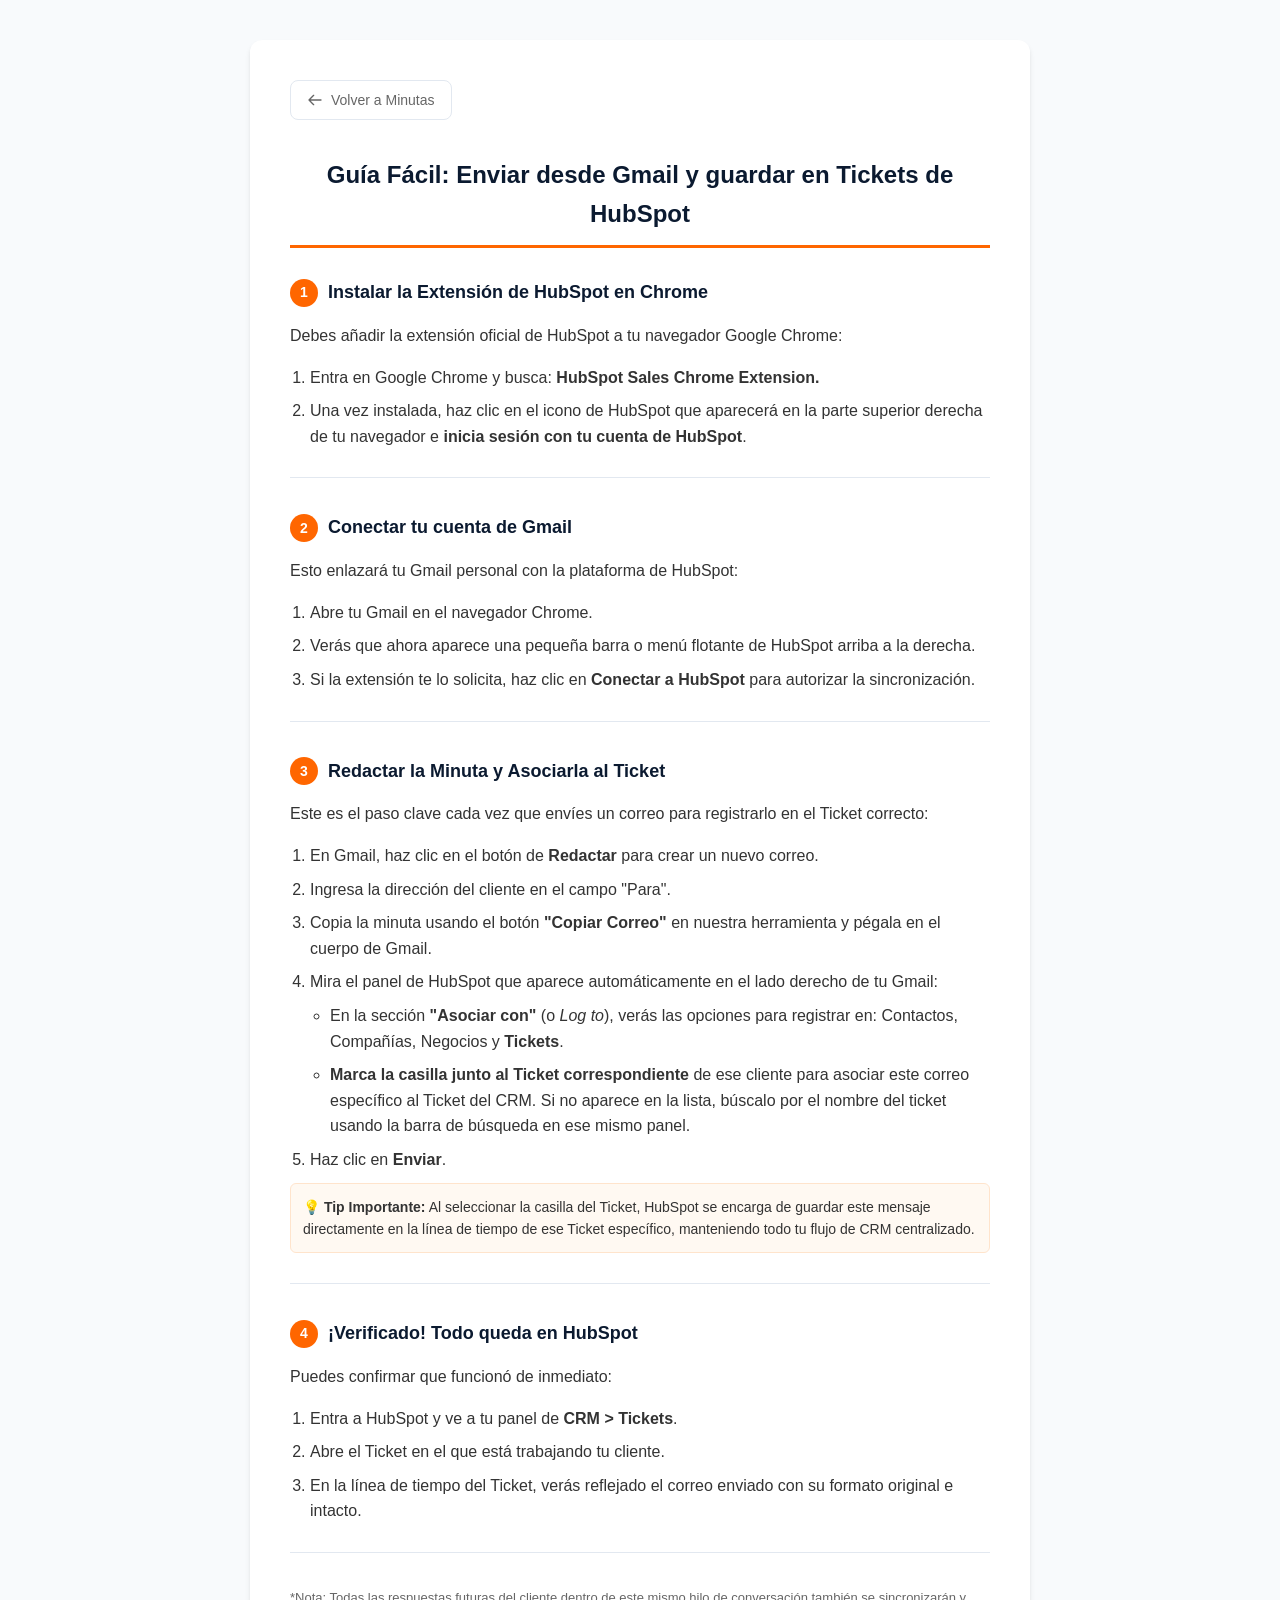
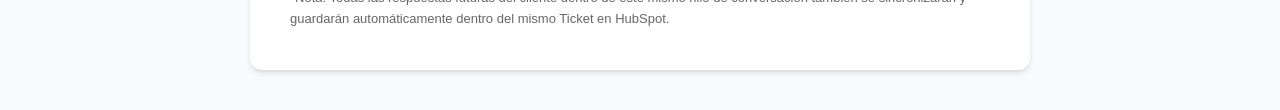
<file: Guia_Gmail_HubSpot.html>
<!DOCTYPE html>
<html lang="es">

<head>
  <meta charset="UTF-8">
  <meta name="viewport" content="width=device-width, initial-scale=1.0">
  <title>Guía: Enviar correos desde Gmail y guardarlos en Tickets de HubSpot</title>
  <style>
    body {
      font-family: 'Segoe UI', -apple-system, BlinkMacSystemFont, Roboto, Oxygen, Ubuntu, Cantarell, sans-serif;
      line-height: 1.6;
      color: #333333;
      background-color: #f8fafc;
      margin: 0;
      padding: 40px 20px;
    }

    .container {
      max-width: 700px;
      margin: 0 auto;
      background: #ffffff;
      padding: 40px;
      border-radius: 12px;
      box-shadow: 0 4px 6px -1px rgba(0, 0, 0, 0.1), 0 2px 4px -1px rgba(0, 0, 0, 0.06);
    }

    h1 {
      color: #0b1a30;
      font-size: 24px;
      text-align: center;
      margin-bottom: 30px;
      border-bottom: 3px solid #ff6600;
      padding-bottom: 12px;
    }

    .intro {
      background-color: #f0f7ff;
      border-left: 4px solid #0056b3;
      padding: 16px;
      border-radius: 0 8px 8px 0;
      margin-bottom: 30px;
      font-size: 15px;
    }

    .step {
      margin-bottom: 35px;
      padding-bottom: 20px;
      border-bottom: 1px solid #e2e8f0;
    }

    .step:last-child {
      border-bottom: none;
      margin-bottom: 0;
      padding-bottom: 0;
    }

    .step-title {
      font-size: 18px;
      font-weight: bold;
      color: #0b1a30;
      display: flex;
      align-items: center;
      margin-bottom: 12px;
    }

    .step-number {
      background-color: #ff6600;
      color: #ffffff;
      border-radius: 50%;
      width: 28px;
      height: 28px;
      display: inline-flex;
      align-items: center;
      justify-content: center;
      margin-right: 10px;
      font-size: 14px;
    }

    ul,
    ol {
      padding-left: 20px;
      margin: 8px 0;
    }

    li {
      margin-bottom: 8px;
    }

    .highlight {
      background-color: #fff9f2;
      border: 1px solid #ffe4cc;
      padding: 12px;
      border-radius: 6px;
      margin: 10px 0;
      font-size: 14px;
    }

    .note {
      font-size: 13px;
      color: #666666;
      margin-top: 15px;
    }

    .back-button {
      display: inline-flex;
      align-items: center;
      text-decoration: none;
      background-color: transparent;
      color: #666666;
      border: 1px solid #e2e8f0;
      padding: 8px 16px;
      border-radius: 8px;
      font-size: 14px;
      font-weight: 500;
      transition: all 0.2s ease-in-out;
      margin-bottom: 20px;
      cursor: pointer;
    }

    .back-button:hover {
      background-color: #f1f5f9;
      color: #ff6600;
      border-color: #ff6600;
      box-shadow: 0 1px 3px rgba(0, 0, 0, 0.05);
    }
  </style>
</head>

<body>
  <div class="container">
    <a href="index.html" class="back-button">
      <svg xmlns="http://www.w3.org/2000/svg" width="16" height="16" fill="none" viewBox="0 0 24 24"
        stroke="currentColor" stroke-width="2"
        style="margin-right: 8px; display: inline-block; vertical-align: middle;">
        <path stroke-linecap="round" stroke-linejoin="round" d="M10 19l-7-7m0 0l7-7m-7 7h18" />
      </svg>
      Volver a Minutas
    </a>
    <h1>Guía Fácil: Enviar desde Gmail y guardar en Tickets de HubSpot</h1>

    <div class="step">
      <div class="step-title">
        <span class="step-number">1</span> Instalar la Extensión de HubSpot en Chrome
      </div>
      <p>Debes añadir la extensión oficial de HubSpot a tu navegador Google Chrome:</p>
      <ol>
        <li>Entra en Google Chrome y busca: <strong>HubSpot Sales Chrome Extension.</strong>
        <li>Una vez instalada, haz clic en el icono de HubSpot que aparecerá en la parte superior derecha de tu
          navegador e <strong>inicia sesión con tu cuenta de HubSpot</strong>.</li>
      </ol>
    </div>

    <div class="step">
      <div class="step-title">
        <span class="step-number">2</span> Conectar tu cuenta de Gmail
      </div>
      <p>Esto enlazará tu Gmail personal con la plataforma de HubSpot:</p>
      <ol>
        <li>Abre tu Gmail en el navegador Chrome.</li>
        <li>Verás que ahora aparece una pequeña barra o menú flotante de HubSpot arriba a la derecha.</li>
        <li>Si la extensión te lo solicita, haz clic en <strong>Conectar a HubSpot</strong> para autorizar la
          sincronización.</li>
      </ol>
    </div>

    <div class="step">
      <div class="step-title">
        <span class="step-number">3</span> Redactar la Minuta y Asociarla al Ticket
      </div>
      <p>Este es el paso clave cada vez que envíes un correo para registrarlo en el Ticket correcto:</p>
      <ol>
        <li>En Gmail, haz clic en el botón de <strong>Redactar</strong> para crear un nuevo correo.</li>
        <li>Ingresa la dirección del cliente en el campo "Para".</li>
        <li>Copia la minuta usando el botón <strong>"Copiar Correo"</strong> en nuestra herramienta y pégala en el
          cuerpo de Gmail.</li>
        <li>Mira el panel de HubSpot que aparece automáticamente en el lado derecho de tu Gmail:
          <ul>
            <li>En la sección <strong>"Asociar con"</strong> (o <i>Log to</i>), verás las opciones para registrar en:
              Contactos, Compañías, Negocios y <strong>Tickets</strong>.</li>
            <li><strong>Marca la casilla junto al Ticket correspondiente</strong> de ese cliente para asociar este
              correo específico al Ticket del CRM. Si no aparece en la lista, búscalo por el nombre del ticket usando la
              barra de búsqueda en ese mismo panel.</li>
          </ul>
        </li>
        <li>Haz clic en <strong>Enviar</strong>.</li>
      </ol>
      <div class="highlight">
        💡 <strong>Tip Importante:</strong> Al seleccionar la casilla del Ticket, HubSpot se encarga de guardar este
        mensaje directamente en la línea de tiempo de ese Ticket específico, manteniendo todo tu flujo de CRM
        centralizado.
      </div>
    </div>

    <div class="step">
      <div class="step-title">
        <span class="step-number">4</span> ¡Verificado! Todo queda en HubSpot
      </div>
      <p>Puedes confirmar que funcionó de inmediato:</p>
      <ol>
        <li>Entra a HubSpot y ve a tu panel de <strong>CRM > Tickets</strong>.</li>
        <li>Abre el Ticket en el que está trabajando tu cliente.</li>
        <li>En la línea de tiempo del Ticket, verás reflejado el correo enviado con su formato original e intacto.</li>
      </ol>
    </div>

    <div class="note">
      *Nota: Todas las respuestas futuras del cliente dentro de este mismo hilo de conversación también se sincronizarán
      y guardarán automáticamente dentro del mismo Ticket en HubSpot.
    </div>
  </div>
</body>

</html>
</file>
